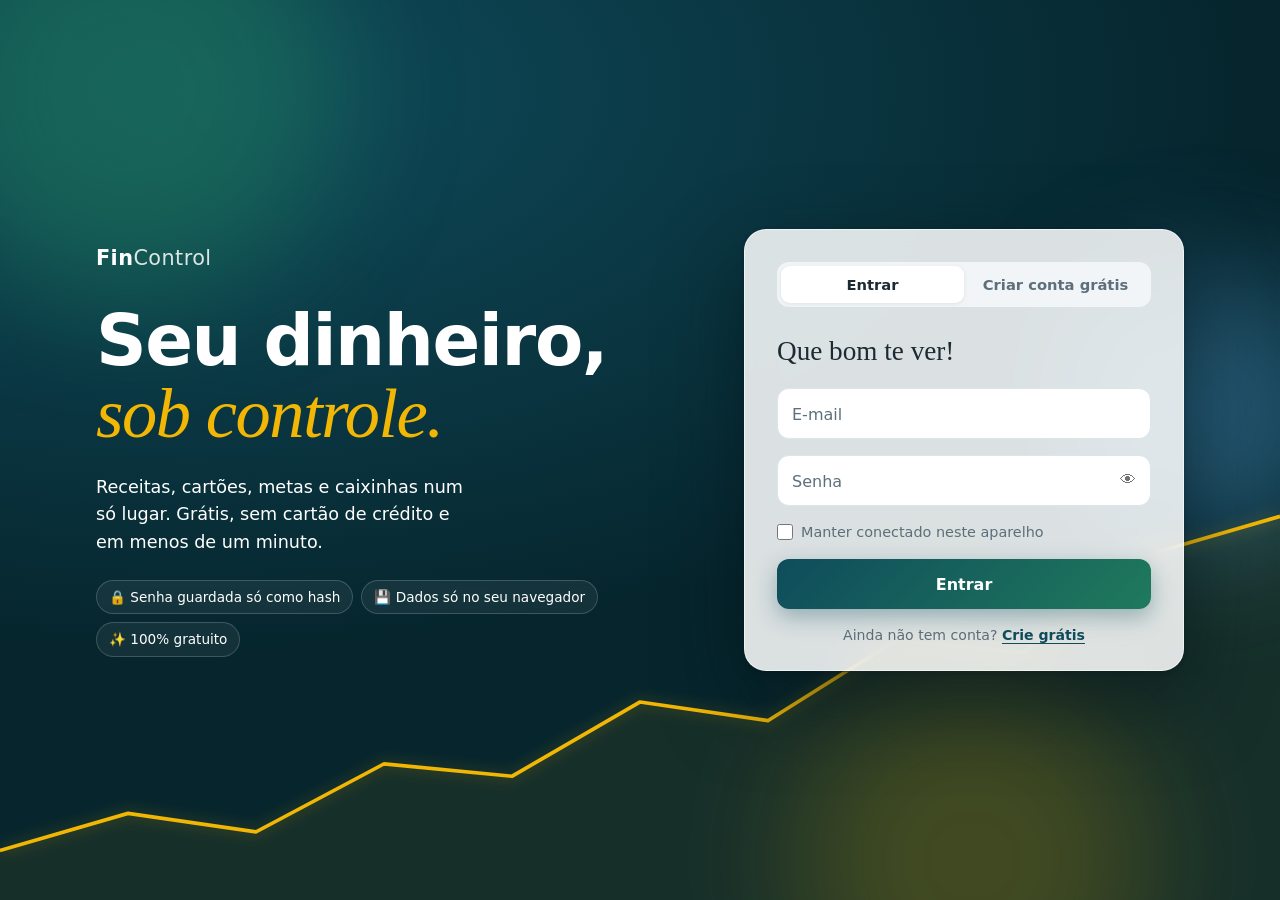
<file: index.html>
<!doctype html>
<html lang="pt-BR">
  <head>
    <meta charset="UTF-8" />
    <meta name="viewport" content="width=device-width, initial-scale=1.0" />
    <title>FinControl — Dashboard</title>
    <meta http-equiv="Content-Security-Policy"
          content="default-src 'self'; script-src 'self' https://cdn.jsdelivr.net; style-src 'self' 'unsafe-inline'; img-src 'self' data:; connect-src 'self'; object-src 'none'; base-uri 'none'; form-action 'self'" />
    <meta name="referrer" content="no-referrer" />
    <script src="js/auth.js"></script>
    <script src="js/tema.js"></script>
    <script src="js/sidebar.js"></script>
    <link rel="stylesheet" href="css/reset.css" />
    <link rel="stylesheet" href="css/variaveis.css" />
    <link rel="stylesheet" href="css/layout.css" />
    <link rel="stylesheet" href="css/componentes.css" />
  </head>
  <body>
    <div class="app">
      <!-- Menu lateral -->
      <aside class="sidebar">
        <h1 class="sidebar__logo">Fin<span>Control</span></h1>
        <nav class="sidebar__nav" aria-label="Menu principal">
          <ul>
            <li><a href="index.html" class="ativo" aria-current="page">Dashboard</a></li>
            <li><a href="pages/transacoes.html">Transações</a></li>
            <li><a href="pages/contas.html">Contas &amp; Cartões</a></li>
            <li><a href="pages/metas.html">Metas &amp; Orçamento</a></li>
            <li><a href="pages/investimentos.html">Investimentos</a></li>
            <li><a href="pages/relatorios.html">Relatórios</a></li>
            <li><a href="pages/configuracoes.html">Configurações</a></li>
          </ul>
        </nav>
      </aside>

      <!-- Conteúdo principal -->
      <main class="conteudo">
        <header class="conteudo__header">
          <div class="conteudo__titulo">
            <p class="conteudo__saudacao" id="saudacao"><!-- preenchido via JS --></p>
            <h2>Dashboard</h2>
          </div>
          <p class="conteudo__mes" id="mes-atual"><!-- preenchido via JS --></p>
        </header>

        <!-- Resumo do mês -->
        <!-- Ordem semáforo: saldo (verde), receitas (amarelo), despesas (vermelho) -->
        <section class="resumo resumo--semaforo" aria-label="Resumo do mês">
          <article class="card card--saldo">
            <div class="card__titulo">
              <h3>Saldo</h3>
              <button type="button" class="info" aria-label="O que é saldo?"
                      aria-describedby="info-saldo">
                <svg viewBox="0 0 24 24" width="16" height="16" aria-hidden="true" focusable="false"><circle cx="12" cy="12" r="10" fill="none" stroke="currentColor" stroke-width="2"/><path d="M12 11v6M12 7.5v.5" stroke="currentColor" stroke-width="2" stroke-linecap="round"/></svg>
              </button>
              <span role="tooltip" id="info-saldo" class="info__texto">
                Receitas menos despesas do mês atual. Fica vermelho se for negativo.
              </span>
            </div>
            <p class="card__valor" id="saldo-mes">R$ 0,00</p>
          </article>
          <article class="card card--receita">
            <div class="card__titulo">
              <h3>Receitas</h3>
              <button type="button" class="info" aria-label="O que é receitas?"
                      aria-describedby="info-receitas">
                <svg viewBox="0 0 24 24" width="16" height="16" aria-hidden="true" focusable="false"><circle cx="12" cy="12" r="10" fill="none" stroke="currentColor" stroke-width="2"/><path d="M12 11v6M12 7.5v.5" stroke="currentColor" stroke-width="2" stroke-linecap="round"/></svg>
              </button>
              <span role="tooltip" id="info-receitas" class="info__texto">
                Soma de todas as entradas registradas neste mês.
              </span>
            </div>
            <p class="card__valor" id="total-receitas">R$ 0,00</p>
          </article>
          <article class="card card--despesa">
            <div class="card__titulo">
              <h3>Despesas</h3>
              <button type="button" class="info" aria-label="O que é despesas?"
                      aria-describedby="info-despesas">
                <svg viewBox="0 0 24 24" width="16" height="16" aria-hidden="true" focusable="false"><circle cx="12" cy="12" r="10" fill="none" stroke="currentColor" stroke-width="2"/><path d="M12 11v6M12 7.5v.5" stroke="currentColor" stroke-width="2" stroke-linecap="round"/></svg>
              </button>
              <span role="tooltip" id="info-despesas" class="info__texto">
                Soma de todos os gastos registrados neste mês, incluindo os do cartão.
              </span>
            </div>
            <p class="card__valor" id="total-despesas">R$ 0,00</p>
          </article>
        </section>

        <!-- Despesas por categoria -->
        <section class="painel" aria-label="Despesas por categoria">
          <h3>Despesas do mês por categoria</h3>
          <div class="grafico-container">
            <canvas id="grafico-categorias"></canvas>
          </div>
          <p id="grafico-vazio" class="ultimas__vazio" hidden>
            Sem despesas neste mês para exibir.
          </p>
        </section>

        <!-- Progresso das metas -->
        <section
          class="painel"
          aria-label="Progresso das metas"
          id="painel-metas"
          hidden
        >
          <h3>Progresso das metas</h3>
          <div id="dashboard-metas" class="orcamentos"></div>
        </section>

        <!-- Últimas transações -->
        <section class="ultimas" aria-label="Últimas transações">
          <h3>Últimas transações</h3>
          <ul id="lista-ultimas" class="ultimas__lista">
            <li class="ultimas__vazio">
              Nenhuma transação registrada ainda. Comece adicionando a primeira!
            </li>
          </ul>
        </section>
      </main>
    </div>

    <!-- Boas-vindas: aparece só no primeiro acesso (js/boas-vindas.js) -->
    <dialog id="boas-vindas" class="boas-vindas" aria-labelledby="boas-vindas-titulo">
      <form method="dialog" class="boas-vindas__caixa">
        <p class="boas-vindas__marca">Fin<span>Control</span></p>
        <h2 id="boas-vindas-titulo">Boas-vindas ao FinControl!</h2>
        <p class="boas-vindas__intro">
          Seu controle financeiro pessoal, simples e direto no navegador.
          Veja o que dá para fazer:
        </p>

        <ul class="boas-vindas__lista">
          <li><span aria-hidden="true">💸</span>
            <div><strong>Transações</strong> — registre receitas e despesas por conta ou cartão.</div></li>
          <li><span aria-hidden="true">🏦</span>
            <div><strong>Contas &amp; Cartões</strong> — saldos, limites e fatura atual.</div></li>
          <li><span aria-hidden="true">🎯</span>
            <div><strong>Metas &amp; Orçamento</strong> — objetivos e limites por categoria.</div></li>
          <li><span aria-hidden="true">📈</span>
            <div><strong>Investimentos</strong> — caixinhas CDI com rendimento estimado.</div></li>
          <li><span aria-hidden="true">📑</span>
            <div><strong>Relatórios</strong> — evolução mês a mês e exportação em CSV.</div></li>
        </ul>

        <p class="boas-vindas__aviso">
          🔒 Seus dados ficam só neste navegador. Exporte um backup de vez em
          quando em <strong>Configurações</strong>.
        </p>

        <div class="boas-vindas__nome">
          <label for="boas-vindas-nome">Como podemos te chamar? <span>(opcional)</span></label>
          <input type="text" id="boas-vindas-nome" maxlength="40"
                 autocomplete="given-name" placeholder="Seu nome" />
        </div>

        <div class="boas-vindas__acoes">
          <button type="submit" class="botao botao--secundario">Explorar o dashboard</button>
          <a href="pages/transacoes.html" id="boas-vindas-comecar" class="botao">
            Adicionar a primeira transação
          </a>
        </div>
      </form>
    </dialog>

    <script src="https://cdn.jsdelivr.net/npm/chart.js@4.4.1/dist/chart.umd.js"
            integrity="sha384-dug+JxfBvklEQdJ4AYuBBAIScUz0bVN73xpy273gcAwHjb3qI0fXmuYNaNfdyYJG"
            crossorigin="anonymous"></script>
    <script src="js/utils.js"></script>
    <script src="js/storage.js"></script>
    <script src="js/categorias.js"></script>
    <script src="js/graficos.js"></script>
    <script src="js/app.js"></script>
    <script src="js/boas-vindas.js"></script>
  </body>
</html>
</file>
<file: css/variaveis.css>
/* =========================================================
   FinControl — Design Tokens
   Paleta: verde-petróleo profundo (confiança/finanças),
   fundo claro neutro frio e semânticas de receita/despesa.
   ========================================================= */
:root {
  /* Cores base */
  --cor-primaria: #0f4c5c;        /* verde-petróleo — identidade do app */
  --cor-primaria-escura: #0a3641;  /* hover e detalhes da sidebar */
  --cor-fundo: #f2f5f7;           /* cinza-azulado bem claro */
  --cor-superficie: #ffffff;      /* cards e painéis */
  --cor-texto: #1c2b33;
  --cor-texto-suave: #5c6f7a;
  --cor-borda: #dde5e9;

  /* Semânticas */
  --cor-receita: #1f7a5c;         /* verde receita */
  --cor-despesa: #b3403f;         /* vermelho despesa */
  --cor-alerta: #c98a1b;          /* âmbar — orçamento perto do limite */
  --cor-receita-escura: #16604a;  /* hover de botões verdes */
  --cor-despesa-escura: #8f3332;  /* hover de botões vermelhos */
  --cor-investimento: #3d7ea6;    /* azul — caixinhas CDI */

  /* Semáforo do dashboard: borda viva, texto escurecido para contraste */
  --semaforo-verde: #2e9e4f;
  --semaforo-amarelo: #f2b705;
  --semaforo-vermelho: #d93a3a;
  --semaforo-verde-texto: #1f7a3a;
  --semaforo-amarelo-texto: #8a6400;
  --semaforo-vermelho-texto: #b02a2a;

  /* Sidebar: larguras aberta/recolhida */
  --sidebar-largura: 230px;
  --sidebar-largura-recolhida: 72px;

  /* Sidebar: item selecionado */
  --sidebar-ativo-fundo: #ffffff;
  --sidebar-ativo-texto: #0f4c5c;
  --sidebar-destaque: #f2b705;

  /* Tipografia */
  --fonte-corpo: "Segoe UI", system-ui, -apple-system, sans-serif;
  --fonte-titulo: "Segoe UI Semibold", system-ui, sans-serif;

  /* Espaçamentos */
  --esp-1: 0.5rem;   /*  8px */
  --esp-2: 1rem;     /* 16px */
  --esp-3: 1.5rem;   /* 24px */
  --esp-4: 2rem;     /* 32px */

  /* Campos de formulário: cor e anel de foco */
  --cor-foco: #0f4c5c;
  --anel-foco: rgba(15, 76, 92, 0.18);

  /* Movimento — curto e suave, para não distrair */
  --duracao: 0.2s;
  --curva: cubic-bezier(0.2, 0.8, 0.2, 1);

  /* Outros */
  --raio: 10px;
  --sombra: 0 1px 4px rgba(15, 76, 92, 0.10);

  /* Calendário, setas do select e barras de rolagem nativas no tema claro */
  color-scheme: light;
}

/* =========================================================
   Tema escuro — ativado via <html data-tema="escuro">
   Só as variáveis mudam; nenhum componente precisa saber
   qual tema está ativo. Esse é o poder das custom properties!
   ========================================================= */
:root[data-tema="escuro"] {
  --cor-primaria: #14606f;
  --cor-primaria-escura: #0a3641;
  --cor-fundo: #121a20;
  --cor-superficie: #1c2830;
  --cor-texto: #e4ebef;
  --cor-texto-suave: #93a6b0;
  --cor-borda: #2c3a44;

  --cor-receita: #3aa583;
  --cor-despesa: #d16a69;
  --cor-alerta: #dfa63f;
  --cor-receita-escura: #2b8467;
  --cor-despesa-escura: #b04f4e;
  --cor-investimento: #5b9cc4;

  --semaforo-verde: #3fbf66;
  --semaforo-amarelo: #f5c542;
  --semaforo-vermelho: #ef5f5f;
  --semaforo-verde-texto: #5fd383;
  --semaforo-amarelo-texto: #f5c542;
  --semaforo-vermelho-texto: #f07a7a;

  --sidebar-ativo-fundo: #e4ebef;
  --sidebar-ativo-texto: #0a3641;
  --sidebar-destaque: #f5c542;

  /* O verde-petróleo some no fundo escuro: foco usa um tom mais claro */
  --cor-foco: #5fb8c9;
  --anel-foco: rgba(95, 184, 201, 0.25);

  --sombra: 0 1px 4px rgba(0, 0, 0, 0.35);

  /* Faz o navegador desenhar calendário, setas e rolagem no modo escuro */
  color-scheme: dark;
}
</file>
<file: css/layout.css>
/* =========================================================
   Layout geral — sidebar fixa + área de conteúdo
   Mobile: sidebar vira barra superior com navegação
   em rolagem horizontal.
   ========================================================= */
.app {
  display: grid;
  grid-template-columns: var(--sidebar-largura) 1fr;
  min-height: 100vh;
  transition: grid-template-columns var(--duracao) var(--curva);
}

/* ---------- Sidebar ---------- */
.sidebar {
  position: relative; /* referência para o botão de recolher */
  min-width: 0;
  background-color: var(--cor-primaria);
  color: #ffffff;
  padding: var(--esp-3) var(--esp-2);
}

.sidebar__logo {
  font-size: 1.4rem;
  margin-bottom: var(--esp-4);
  font-weight: 700;
}

.sidebar__logo span {
  font-weight: 300;
  opacity: 0.85;
}

.sidebar__nav a {
  position: relative;
  display: flex;
  align-items: center;
  gap: 10px;
  white-space: nowrap;
  overflow: hidden;
  padding: var(--esp-1) var(--esp-2);
  border-radius: var(--raio);
  margin-bottom: 4px;
  opacity: 0.8;
  transition:
    background-color var(--duracao) var(--curva),
    color var(--duracao) var(--curva),
    opacity var(--duracao) var(--curva),
    transform var(--duracao) var(--curva);
}

/* Barrinha de destaque à esquerda: cresce no hover e fica cheia no ativo */
.sidebar__nav a::before {
  content: "";
  position: absolute;
  left: 0;
  top: 20%;
  width: 4px;
  height: 60%;
  border-radius: 2px;
  background-color: var(--sidebar-destaque);
  transform: scaleY(0);
  transition: transform var(--duracao) var(--curva);
}

.sidebar__nav a:hover {
  background-color: rgba(255, 255, 255, 0.14);
  opacity: 1;
  transform: translateX(6px);
}

.sidebar__nav a:hover::before,
.sidebar__nav a.ativo::before {
  transform: scaleY(1);
}

.sidebar__nav a:active {
  transform: translateX(6px) scale(0.97);
}

.sidebar__nav a.ativo {
  background-color: var(--sidebar-ativo-fundo);
  color: var(--sidebar-ativo-texto);
  opacity: 1;
  font-weight: 600;
  box-shadow: 0 2px 8px rgba(0, 0, 0, 0.18);
}

.sidebar__nav a.ativo:hover {
  background-color: var(--sidebar-ativo-fundo);
}

.sidebar__nav a:focus-visible {
  outline: 2px solid #ffffff;
  outline-offset: -2px; /* dentro do link, já que ele corta o que transborda */
}

/* Ícones dos links (inseridos pelo sidebar.js) */
.sidebar__icone {
  flex-shrink: 0;
  width: 20px;
  height: 20px;
  fill: none;
  stroke: currentColor;
  stroke-width: 2;
  stroke-linecap: round;
  stroke-linejoin: round;
}

.sidebar__texto {
  transition: opacity var(--duracao) var(--curva);
}

/* ---------- Botão de recolher (setinha) ---------- */
.sidebar__recolher {
  position: absolute;
  top: var(--esp-3);
  right: -14px; /* fica "pendurado" na borda da sidebar */
  z-index: 5;
  display: grid;
  place-items: center;
  width: 28px;
  height: 28px;
  border: 2px solid var(--cor-fundo);
  border-radius: 50%;
  background-color: var(--sidebar-ativo-fundo);
  color: var(--sidebar-ativo-texto);
  box-shadow: var(--sombra);
  cursor: pointer;
  transition: transform var(--duracao) var(--curva), background-color var(--duracao) var(--curva);
}

.sidebar__recolher:hover {
  background-color: var(--sidebar-destaque);
  transform: scale(1.1);
}

.sidebar__recolher:focus-visible {
  outline: 2px solid var(--cor-foco);
  outline-offset: 2px;
}

.sidebar__seta {
  width: 16px;
  height: 16px;
  fill: none;
  stroke: currentColor;
  stroke-width: 2.5;
  stroke-linecap: round;
  stroke-linejoin: round;
  transition: transform var(--duracao) var(--curva);
}

/* ---------- Botão Sair (inserido pelo sidebar.js) ---------- */
.sidebar {
  display: flex;
  flex-direction: column;
}

.sidebar__sair {
  margin-top: auto; /* empurra para o pé da sidebar */
  display: flex;
  align-items: center;
  gap: 10px;
  width: 100%;
  padding: var(--esp-1) var(--esp-2);
  border: 1px solid rgba(255, 255, 255, 0.25);
  border-radius: var(--raio);
  background: transparent;
  color: inherit;
  font: inherit;
  white-space: nowrap;
  overflow: hidden;
  cursor: pointer;
  opacity: 0.85;
  transition:
    background-color var(--duracao) var(--curva),
    opacity var(--duracao) var(--curva);
}

.sidebar__sair:hover {
  background-color: rgba(255, 255, 255, 0.14);
  opacity: 1;
}

.sidebar__sair:focus-visible {
  outline: 2px solid #ffffff;
  outline-offset: 2px;
}

/* ---------- Estado recolhido (só no desktop) ---------- */
@media (min-width: 721px) {
  /* Sidebar acompanha a rolagem: o "Sair" fica sempre visível no pé */
  .sidebar {
    position: sticky;
    top: 0;
    height: 100vh;
    align-self: start;
  }

  :root[data-sidebar="recolhida"] .app {
    grid-template-columns: var(--sidebar-largura-recolhida) 1fr;
  }

  :root[data-sidebar="recolhida"] .sidebar {
    padding-inline: var(--esp-1);
  }

  :root[data-sidebar="recolhida"] .sidebar__logo {
    text-align: center;
  }

  :root[data-sidebar="recolhida"] .sidebar__logo span {
    display: none; /* sobra só "Fin" */
  }

  :root[data-sidebar="recolhida"] .sidebar__nav a,
  :root[data-sidebar="recolhida"] .sidebar__sair {
    justify-content: center;
    padding-inline: 0;
  }

  /* Texto escondido visualmente, mas ainda lido por leitores de tela */
  :root[data-sidebar="recolhida"] .sidebar__texto {
    position: absolute;
    width: 1px;
    height: 1px;
    overflow: hidden;
    clip-path: inset(50%);
    opacity: 0;
  }

  :root[data-sidebar="recolhida"] .sidebar__seta {
    transform: rotate(180deg); /* seta aponta para fora: expandir */
  }
}

/* ---------- Conteúdo ---------- */
.conteudo {
  width: 100%;
  max-width: 1100px; /* evita linhas longas demais em telas largas */
  margin-inline: auto; /* centraliza o conteúdo no espaço ao lado da sidebar */
  padding: var(--esp-4);
}

.conteudo__header {
  display: flex;
  align-items: baseline;
  justify-content: space-between;
  flex-wrap: wrap;
  gap: var(--esp-1);
  margin-bottom: var(--esp-3);
}

.conteudo__saudacao {
  font-size: 1.05rem;
  color: var(--cor-texto-suave);
}

.conteudo__saudacao:empty {
  display: none;
}

.conteudo__mes {
  color: var(--cor-texto-suave);
  text-transform: capitalize;
}

/* ---------- Responsivo (mobile) ---------- */
@media (max-width: 720px) {
  .app {
    grid-template-columns: 1fr; /* sidebar deixa de ser coluna lateral */
  }

  /* No celular a sidebar já é uma barra no topo: não precisa recolher */
  .sidebar__recolher {
    display: none;
  }

  .sidebar {
    padding: var(--esp-2);
    position: sticky; /* barra fica visível ao rolar */
    top: 0;
    z-index: 10;
  }

  .sidebar__logo {
    margin-bottom: var(--esp-2);
    font-size: 1.2rem;
  }

  /* Na barra do topo, "Sair" vira um botão compacto no canto */
  .sidebar__sair {
    position: absolute;
    top: var(--esp-2);
    right: var(--esp-2);
    width: auto;
    margin-top: 0;
    padding: 4px var(--esp-1);
  }

  /* Navegação horizontal com rolagem — overflow na prática! */
  .sidebar__nav ul {
    display: flex;
    gap: 4px;
    overflow-x: auto;
    -webkit-overflow-scrolling: touch;
    padding-bottom: 4px; /* respiro para a barra de rolagem */
  }

  .sidebar__nav a {
    white-space: nowrap; /* impede quebra do texto do link */
    margin-bottom: 0;
  }

  /* Menu horizontal: o item sobe em vez de deslizar para o lado */
  .sidebar__nav a:hover {
    transform: translateY(-2px);
  }

  .sidebar__nav a:active {
    transform: scale(0.97);
  }

  .conteudo {
    padding: var(--esp-2);
  }
}
</file>
<file: css/componentes.css>
/* =========================================================
   Componentes — cards, listas, botões
   ========================================================= */

/* ---------- Cards de resumo ---------- */
.resumo {
  display: grid;
  grid-template-columns: repeat(auto-fit, minmax(200px, 1fr));
  gap: var(--esp-2);
  margin-bottom: var(--esp-4);
}

.card {
  background-color: var(--cor-superficie);
  border-radius: var(--raio);
  padding: var(--esp-3);
  box-shadow: var(--sombra);
  border-top: 4px solid var(--cor-borda);
}

.card h3 {
  font-size: 0.9rem;
  text-transform: uppercase;
  letter-spacing: 0.05em;
  color: var(--cor-texto-suave);
  margin-bottom: var(--esp-1);
}

.card__valor {
  font-size: 1.6rem;
  font-weight: 700;
}

.card--receita { border-top-color: var(--cor-receita); }
.card--despesa { border-top-color: var(--cor-despesa); }
.card--saldo   { border-top-color: var(--cor-primaria); }

/* Dashboard: cards em cores de semáforo */
.resumo--semaforo .card--saldo   { border-top-color: var(--semaforo-verde); }
.resumo--semaforo .card--receita { border-top-color: var(--semaforo-amarelo); }
.resumo--semaforo .card--despesa { border-top-color: var(--semaforo-vermelho); }

.resumo--semaforo .card--saldo .card__valor   { color: var(--semaforo-verde-texto); }
.resumo--semaforo .card--receita .card__valor { color: var(--semaforo-amarelo-texto); }
.resumo--semaforo .card--despesa .card__valor { color: var(--semaforo-vermelho-texto); }

/* Saldo negativo continua em vermelho, mesmo no semáforo */
.resumo--semaforo .card--saldo .card__valor.negativo { color: var(--semaforo-vermelho-texto); }

/* ---------- Últimas transações ---------- */
.ultimas h3 {
  margin-bottom: var(--esp-2);
}

.ultimas__lista {
  background-color: var(--cor-superficie);
  border-radius: var(--raio);
  box-shadow: var(--sombra);
  overflow: hidden;
}

.ultimas__lista li {
  padding: var(--esp-2) var(--esp-3);
  border-bottom: 1px solid var(--cor-borda);
}

.ultimas__lista li:last-child {
  border-bottom: none;
}

.ultimas__vazio {
  color: var(--cor-texto-suave);
  text-align: center;
  padding: var(--esp-2) 0; /* respiro: não cola no painel seguinte */
}

/* ---------- Painel genérico ---------- */
.painel {
  background-color: var(--cor-superficie);
  border-radius: var(--raio);
  padding: var(--esp-3);
  box-shadow: var(--sombra);
  margin-bottom: var(--esp-3);
}

.painel h3 {
  margin-bottom: var(--esp-2);
}

.painel__cabecalho {
  display: flex;
  justify-content: space-between;
  align-items: center;
  gap: var(--esp-2);
  margin-bottom: var(--esp-2);
}

/* ---------- Formulário ---------- */
.formulario {
  display: grid;
  grid-template-columns: repeat(auto-fit, minmax(160px, 1fr));
  gap: var(--esp-2);
  align-items: end;
}

.formulario__grupo {
  display: flex;
  flex-direction: column;
  gap: 4px;
}

.formulario__grupo--largo {
  grid-column: span 2;
}

.formulario label {
  font-size: 0.85rem;
  color: var(--cor-texto-suave);
  transition: color var(--duracao) var(--curva), transform var(--duracao) var(--curva);
}

/* Ao focar um campo, o rótulo acende e desliza um pouquinho */
.formulario__grupo:focus-within label {
  color: var(--cor-foco);
  transform: translateX(2px);
}

/* ---------- Campos: estilo único para TODOS os inputs e selects ----------
   Antes, só os de .formulario tinham estilo, e nenhum definia `color`:
   o navegador usava texto preto, ilegível no fundo escuro. */
input:not([type="file"]):not([type="checkbox"]):not([type="radio"]),
select {
  padding: var(--esp-1);
  border: 1px solid var(--cor-borda);
  border-radius: var(--raio);
  background-color: var(--cor-fundo);
  color: var(--cor-texto);
  transition:
    border-color var(--duracao) var(--curva),
    box-shadow var(--duracao) var(--curva),
    background-color var(--duracao) var(--curva);
}

/* Opções do select aberto também seguem o tema */
select option {
  background-color: var(--cor-superficie);
  color: var(--cor-texto);
}

::placeholder {
  color: var(--cor-texto-suave);
  opacity: 1; /* Firefox deixa o placeholder translúcido por padrão */
}

input:not([type="file"]):hover,
select:hover {
  border-color: var(--cor-texto-suave);
}

/* Foco: borda colorida + anel suave que "cresce" (troca o outline seco) */
input:not([type="file"]):focus,
select:focus {
  outline: none;
  border-color: var(--cor-foco);
  background-color: var(--cor-superficie);
  box-shadow: 0 0 0 3px var(--anel-foco);
}

/* Campo inválido — só depois que o usuário mexeu nele (não ao abrir a página) */
input:user-invalid,
select:user-invalid {
  border-color: var(--cor-despesa);
}

/* Entrada dos campos: sobem e aparecem em sequência, uma única vez */
@keyframes campo-surgir {
  from {
    opacity: 0;
    transform: translateY(6px);
  }
  to {
    opacity: 1;
    transform: none;
  }
}

.formulario__grupo {
  animation: campo-surgir 0.35s var(--curva) both;
}

.formulario__grupo:nth-child(2) { animation-delay: 0.04s; }
.formulario__grupo:nth-child(3) { animation-delay: 0.08s; }
.formulario__grupo:nth-child(4) { animation-delay: 0.12s; }
.formulario__grupo:nth-child(5) { animation-delay: 0.16s; }
.formulario__grupo:nth-child(n + 6) { animation-delay: 0.2s; }

/* ---------- Botões ---------- */
.botao {
  padding: var(--esp-1) var(--esp-2);
  border: none;
  border-radius: var(--raio);
  background-color: var(--cor-primaria);
  color: #ffffff;
  cursor: pointer;
  transition: background-color 0.15s ease;
}

.botao:hover {
  background-color: var(--cor-primaria-escura);
}

.botao--excluir {
  background-color: transparent;
  color: var(--cor-texto-suave);
  padding: 4px 8px;
}

.botao--excluir:hover {
  background-color: var(--cor-despesa);
  color: #ffffff;
}

/* ---------- Tabela ---------- */
.tabela {
  width: 100%;
  border-collapse: collapse;
}

.tabela th,
.tabela td {
  padding: var(--esp-1) var(--esp-2);
  text-align: left;
  border-bottom: 1px solid var(--cor-borda);
}

.tabela th {
  font-size: 0.8rem;
  text-transform: uppercase;
  letter-spacing: 0.05em;
  color: var(--cor-texto-suave);
}

.tabela__valor {
  text-align: right;
}

.valor--receita { color: var(--cor-receita); font-weight: 600; }
.valor--despesa { color: var(--cor-despesa); font-weight: 600; }

/* ---------- Itens de últimas transações ---------- */
.ultimas__item {
  display: flex;
  justify-content: space-between;
}

/* ---------- Ações do formulário (salvar/cancelar) ---------- */
.formulario__acoes {
  display: flex;
  gap: var(--esp-1);
}

.botao--secundario {
  background-color: transparent;
  color: var(--cor-texto-suave);
  border: 1px solid var(--cor-borda);
}

.botao--secundario:hover {
  background-color: var(--cor-fundo);
  color: var(--cor-texto);
}

/* ---------- Botão de editar na tabela ---------- */
.tabela__acoes {
  white-space: nowrap;
  text-align: right;
}

.botao--editar {
  background-color: transparent;
  color: var(--cor-texto-suave);
  padding: 4px 8px;
}

.botao--editar:hover {
  background-color: var(--cor-primaria);
  color: #ffffff;
}

/* =========================================================
   Refinamentos da Fase 1
   ========================================================= */

/* ---------- Container de tabela com scroll horizontal ---------- */
/* Em telas estreitas a tabela rola para o lado em vez de quebrar */
.tabela-container {
  overflow-x: auto;
  -webkit-overflow-scrolling: touch;
}

.tabela {
  min-width: 640px; /* garante colunas legíveis; abaixo disso, rola */
}

/* ---------- Card com transição sutil ---------- */
.card {
  transition: transform 0.15s ease, box-shadow 0.15s ease;
}

.card:hover {
  transform: translateY(-2px);
  box-shadow: 0 4px 12px rgba(15, 76, 92, 0.15);
}

/* Saldo negativo fica em vermelho (aplicado via JS) */
.card__valor.negativo,
.card__valor .negativo {
  color: var(--cor-despesa);
}

/* ---------- Página em construção ---------- */
.painel--construcao {
  text-align: center;
  padding: var(--esp-4);
  color: var(--cor-texto-suave);
}

.construcao__icone {
  font-size: 2.5rem;
  margin-bottom: var(--esp-1);
}

.painel--construcao h3 {
  color: var(--cor-texto);
}

/* ---------- Formulário no mobile ---------- */
@media (max-width: 720px) {
  .formulario {
    grid-template-columns: 1fr; /* um campo por linha */
  }

  .formulario__grupo--largo {
    grid-column: auto; /* desfaz o span 2 do desktop */
  }

  .formulario__acoes {
    flex-direction: column;
  }

  .botao {
    width: 100%;
    padding: var(--esp-2); /* área de toque maior */
  }

  .botao--excluir,
  .botao--editar {
    width: auto;
    padding: 4px 8px;
  }
}

/* ---------- Acessibilidade: menos animação se o usuário preferir ---------- */
@media (prefers-reduced-motion: reduce) {
  *,
  *::before,
  *::after {
    transition: none !important;
    animation: none !important;
  }
}

/* =========================================================
   Fase 2 — gráficos e relatórios
   ========================================================= */

/* Container do canvas: altura fixa para o Chart.js responsivo */
.grafico-container {
  position: relative;
  height: 300px;
}

/* Filtro de período dos relatórios */
.filtro-periodo {
  display: flex;
  flex-wrap: wrap;
  gap: var(--esp-2);
  align-items: end;
}

/* Dica de interação abaixo do título de cada gráfico */
.grafico__dica {
  margin: calc(var(--esp-1) * -1) 0 var(--esp-2);
  font-size: 0.85rem;
  color: var(--cor-texto-suave);
}

/* Painel "Detalhes do mês" (clique no gráfico) */
.detalhe-mes__resumo {
  margin-bottom: var(--esp-3);
}

.detalhe-mes__resumo .card {
  padding: var(--esp-2);
  box-shadow: none;
  border: 1px solid var(--cor-borda);
  border-top-width: 4px;
}

.detalhe-mes__resumo .card__valor {
  font-size: 1.3rem;
}

.detalhe-mes__colunas {
  display: grid;
  grid-template-columns: minmax(220px, 1fr) 2fr;
  gap: var(--esp-3);
}

.detalhe-categorias {
  display: flex;
  flex-direction: column;
  gap: var(--esp-2);
}

.detalhe-categorias__linha {
  display: flex;
  justify-content: space-between;
  gap: var(--esp-1);
}

.variacao {
  display: block;
  margin-top: 4px;
  font-size: 0.8rem;
  color: var(--cor-texto-suave);
}

.detalhe-categorias__linha .variacao {
  display: inline;
}

.variacao--boa { color: var(--cor-receita); font-weight: 600; }
.variacao--ruim { color: var(--cor-despesa); font-weight: 600; }

@media (max-width: 720px) {
  .grafico-container {
    height: 240px;
  }

  .detalhe-mes__colunas {
    grid-template-columns: 1fr;
  }

  /* 4 cards em 2×2, sem um card sozinho na última linha */
  .detalhe-mes__resumo {
    grid-template-columns: repeat(2, 1fr);
  }

  .filtro-periodo {
    flex-direction: column;
    align-items: stretch;
  }
}

/* =========================================================
   Fase 3 — contas e cartões
   ========================================================= */

.secao__titulo {
  margin-bottom: var(--esp-2);
}

.cartoes-grid {
  display: grid;
  grid-template-columns: repeat(auto-fill, minmax(260px, 1fr));
  gap: var(--esp-2);
  margin-bottom: var(--esp-4);
}

.card__topo {
  display: flex;
  justify-content: space-between;
  align-items: baseline;
  gap: var(--esp-1);
  margin-bottom: var(--esp-1);
}

.card__tipo {
  font-size: 0.75rem;
  color: var(--cor-texto-suave);
  text-align: right;
}

.card__detalhe {
  font-size: 0.85rem;
  color: var(--cor-texto-suave);
  margin-top: 4px;
}

.card__acoes {
  display: flex;
  justify-content: flex-end;
  gap: 4px;
  margin-top: var(--esp-1);
}

.card--conta { border-top-color: var(--cor-primaria); }
.card--cartao { border-top-color: var(--cor-alerta); }

/* Barra de uso do limite do cartão */
.barra {
  height: 8px;
  background-color: var(--cor-borda);
  border-radius: 999px;
  overflow: hidden;
  margin-top: var(--esp-1);
}

.barra__preenchida {
  height: 100%;
  background-color: var(--cor-primaria);
  border-radius: 999px;
  transition: width 0.3s ease;
}

.barra--alerta {
  background-color: var(--cor-despesa);
}

/* =========================================================
   Fase 4 — metas e orçamento
   ========================================================= */

.card--meta { border-top-color: var(--cor-receita); }

.card__meta-alvo {
  font-size: 0.9rem;
  font-weight: 400;
  color: var(--cor-texto-suave);
}

/* Barra em estado de atenção (80%+) — o estouro (100%+)
   reutiliza a .barra--alerta vermelha da Fase 3 */
.barra--atencao {
  background-color: var(--cor-alerta);
}

.barra--concluida {
  background-color: var(--cor-receita);
}

/* Botão de aporte rápido */
.botao--aporte {
  background-color: var(--cor-receita);
  font-size: 0.85rem;
  padding: 4px 10px;
}

.botao--aporte:hover {
  background-color: var(--cor-receita-escura);
}

/* Lista de orçamentos */
.orcamentos {
  display: flex;
  flex-direction: column;
  gap: var(--esp-2);
}

.orcamento {
  background-color: var(--cor-superficie);
  border-radius: var(--raio);
  padding: var(--esp-2) var(--esp-3);
  box-shadow: var(--sombra);
}

.orcamento__cabecalho,
.orcamento__rodape {
  display: flex;
  justify-content: space-between;
  align-items: center;
  gap: var(--esp-1);
}

.orcamento__rodape {
  margin-top: 4px;
}

/* Dentro de um painel, os orçamentos não precisam de sombra própria */
.painel .orcamento {
  box-shadow: none;
  padding: 0;
}

/* =========================================================
   Fase 5 — investimentos (caixinhas CDI)
   ========================================================= */

.card--investimento { border-top-color: var(--cor-investimento); }

.cdi-config {
  display: flex;
  align-items: center;
  gap: var(--esp-1);
  font-size: 0.85rem;
  color: var(--cor-texto-suave);
}

/* Cores, borda e foco vêm do estilo único de campos; aqui só o tamanho */
.cdi-config input {
  width: 80px;
  padding: 4px var(--esp-1);
}

.projecao {
  display: flex;
  flex-direction: column;
  gap: 2px;
  margin-top: var(--esp-1);
  padding-top: var(--esp-1);
  border-top: 1px dashed var(--cor-borda);
  font-size: 0.85rem;
  color: var(--cor-texto-suave);
}

.rendimento {
  font-weight: 600;
}

/* =========================================================
   Fase 6 — configurações, backup e zona de perigo
   ========================================================= */

.secao__subtitulo {
  font-size: 0.85rem;
  text-transform: uppercase;
  letter-spacing: 0.05em;
  color: var(--cor-texto-suave);
  margin-bottom: var(--esp-1);
}

.categorias-listas {
  display: grid;
  grid-template-columns: repeat(auto-fit, minmax(220px, 1fr));
  gap: var(--esp-3);
  margin-top: var(--esp-2);
}

.lista-categorias li {
  display: flex;
  justify-content: space-between;
  align-items: center;
  padding: var(--esp-1) 0;
  border-bottom: 1px solid var(--cor-borda);
}

.lista-categorias li:last-child {
  border-bottom: none;
}

.backup-acoes {
  display: flex;
  flex-wrap: wrap;
  gap: var(--esp-1);
  margin-top: var(--esp-2);
}

/* <label> estilizado como botão para o input de arquivo */
.backup-importar {
  display: inline-flex;
  align-items: center;
  cursor: pointer;
}

.painel--perigo {
  border: 1px solid var(--cor-despesa);
}

.botao--perigo {
  background-color: var(--cor-despesa);
  margin-top: var(--esp-2);
}

.botao--perigo:hover {
  background-color: var(--cor-despesa-escura);
}

/* =========================================================
   Boas-vindas — diálogo do primeiro acesso (js/boas-vindas.js)
   ========================================================= */
.boas-vindas,
.celebracao {
  width: min(560px, calc(100% - 2 * var(--esp-2)));
  max-height: calc(100% - 2 * var(--esp-2));
  margin: auto;
  padding: 0;
  border: none;
  border-radius: calc(var(--raio) * 1.6);
  background-color: var(--cor-superficie);
  color: var(--cor-texto);
  box-shadow: 0 24px 60px rgba(0, 0, 0, 0.25);
  overflow: auto;
}

.boas-vindas[open],
.celebracao[open] {
  animation: boas-vindas-entrada 0.35s var(--curva);
}

.boas-vindas::backdrop,
.celebracao::backdrop {
  background-color: rgba(10, 54, 65, 0.55);
  backdrop-filter: blur(3px);
}

.boas-vindas__caixa {
  display: flex;
  flex-direction: column;
  gap: var(--esp-2);
  padding: var(--esp-4) var(--esp-4) var(--esp-3);
  border-top: 6px solid var(--cor-primaria);
}

.boas-vindas__marca {
  font-family: var(--fonte-titulo);
  font-size: 0.95rem;
  letter-spacing: 0.04em;
  color: var(--cor-texto-suave);
}

.boas-vindas__marca {
  font-weight: 700;
}

.boas-vindas__marca span {
  font-weight: 400;
  color: var(--cor-primaria);
}

.boas-vindas h2 {
  font-family: var(--fonte-titulo);
  font-size: 1.6rem;
  line-height: 1.2;
  color: var(--cor-texto);
}

.boas-vindas__intro {
  color: var(--cor-texto-suave);
}

.boas-vindas__lista {
  display: grid;
  gap: var(--esp-1);
}

.boas-vindas__lista li {
  display: flex;
  align-items: flex-start;
  gap: var(--esp-2);
  padding: var(--esp-1) var(--esp-2);
  border-radius: var(--raio);
  background-color: var(--cor-fundo);
}

.boas-vindas__lista li > span {
  font-size: 1.25rem;
  line-height: 1.4;
}

.boas-vindas__aviso {
  padding: var(--esp-1) var(--esp-2);
  border-left: 3px solid var(--cor-alerta);
  font-size: 0.9rem;
  color: var(--cor-texto-suave);
}

.boas-vindas__acoes {
  display: flex;
  flex-wrap: wrap;
  justify-content: flex-end;
  gap: var(--esp-1);
}

.boas-vindas__acoes .botao {
  display: inline-block;
  text-decoration: none;
  text-align: center;
}

.boas-vindas__acoes .botao:focus-visible {
  outline: 2px solid var(--cor-foco);
  outline-offset: 2px;
}

@keyframes boas-vindas-entrada {
  from { opacity: 0; transform: translateY(12px) scale(0.98); }
  to   { opacity: 1; transform: none; }
}

@media (max-width: 480px) {
  .boas-vindas__caixa { padding: var(--esp-3) var(--esp-2) var(--esp-2); }
  .boas-vindas__acoes .botao { flex: 1 1 100%; }
}

/* Retorno após login: só saudação e botões (sem tour nem campo de nome) */
.boas-vindas--retorno .boas-vindas__lista,
.boas-vindas--retorno .boas-vindas__aviso,
.boas-vindas--retorno .boas-vindas__nome {
  display: none;
}

/* Campo de nome dentro das boas-vindas */
.boas-vindas__nome {
  display: flex;
  flex-direction: column;
  gap: 4px;
}

.boas-vindas__nome label {
  font-weight: 600;
  font-size: 0.95rem;
}

.boas-vindas__nome label span {
  font-weight: 400;
  color: var(--cor-texto-suave);
}

.boas-vindas__nome input {
  padding: var(--esp-1) var(--esp-2);
  border: 1px solid var(--cor-borda);
  border-radius: var(--raio);
  background-color: var(--cor-superficie);
  color: var(--cor-texto);
}

.boas-vindas__nome input:focus {
  outline: none;
  border-color: var(--cor-foco);
  box-shadow: 0 0 0 3px var(--anel-foco);
}

/* =========================================================
   Ícone de informação dos cards do Dashboard
   O texto aparece no hover, no foco (teclado) e no toque.
   ========================================================= */
.card {
  position: relative;
}

/* Card com dica aberta fica por cima dos painéis vizinhos */
.card:hover,
.card:focus-within {
  z-index: 2;
}

.card__titulo {
  position: relative;
  display: flex;
  align-items: center;
  gap: 6px;
  margin-bottom: var(--esp-1);
}

.card__titulo h3 {
  margin-bottom: 0;
}

.info {
  display: inline-flex;
  padding: 2px;
  border: none;
  border-radius: 50%;
  background: none;
  color: var(--cor-texto-suave);
  cursor: help;
  transition: color var(--duracao) var(--curva);
}

.info:hover,
.info:focus-visible {
  color: var(--cor-primaria);
}

:root[data-tema="escuro"] .info:hover,
:root[data-tema="escuro"] .info:focus-visible {
  color: var(--cor-foco);
}

.info:focus-visible {
  outline: 2px solid var(--cor-foco);
  outline-offset: 1px;
}

.info__texto {
  position: absolute;
  top: calc(100% + 6px);
  left: 0;
  right: 0;
  padding: var(--esp-1) 12px;
  border-radius: var(--raio);
  background-color: var(--cor-texto);
  color: var(--cor-superficie);
  font-size: 0.85rem;
  line-height: 1.4;
  box-shadow: 0 6px 18px rgba(0, 0, 0, 0.18);
  opacity: 0;
  visibility: hidden;
  transform: translateY(-4px);
  transition: opacity var(--duracao) var(--curva),
              transform var(--duracao) var(--curva),
              visibility var(--duracao);
  pointer-events: none;
}

.info:hover + .info__texto,
.info:focus + .info__texto {
  opacity: 1;
  visibility: visible;
  transform: none;
}

/* =========================================================
   Comemoração de meta atingida (js/celebracao.js)
   Base do diálogo compartilhada com .boas-vindas
   ========================================================= */
.celebracao {
  width: min(420px, calc(100% - 2 * var(--esp-2)));
}

.celebracao__caixa {
  display: flex;
  flex-direction: column;
  align-items: center;
  gap: var(--esp-1);
  padding: var(--esp-4) var(--esp-3) var(--esp-3);
  border-top: 6px solid var(--cor-receita);
  text-align: center;
}

.celebracao__emoji {
  font-size: 3rem;
  line-height: 1;
  animation: celebracao-pulo 0.6s var(--curva) 0.15s both;
}

.celebracao h2 {
  font-family: var(--fonte-titulo);
  font-size: 1.5rem;
  color: var(--cor-receita);
}

.celebracao__meta {
  font-weight: 600;
}

.celebracao__mensagem {
  color: var(--cor-texto-suave);
}

.celebracao__acoes {
  display: flex;
  flex-wrap: wrap;
  justify-content: center;
  gap: var(--esp-1);
  margin-top: var(--esp-2);
}

.celebracao__acoes .botao:focus-visible {
  outline: 2px solid var(--cor-foco);
  outline-offset: 2px;
}

@keyframes celebracao-pulo {
  0%   { transform: scale(0.4) rotate(-15deg); opacity: 0; }
  60%  { transform: scale(1.15) rotate(8deg); opacity: 1; }
  100% { transform: none; }
}
</file>
<file: css/login.css>
/* =========================================================
   login.css — tela de login/cadastro (login.html)
   Cenário: fundo verde-petróleo profundo com um gráfico de alta
   que se desenha sozinho, moedas subindo e orbes de luz. O cartão
   usa as cores do tema (claro/escuro) por cima do cenário.
   ========================================================= */

:root {
  --login-fundo-1: #06252d;
  --login-fundo-2: #0f4c5c;
  --login-ouro: #f2b705;
  --login-ouro-suave: rgba(242, 183, 5, 0.35);
  --login-vidro: rgba(255, 255, 255, 0.86);
  --login-vidro-borda: rgba(255, 255, 255, 0.6);
  --login-sombra: 0 30px 80px rgba(3, 20, 26, 0.55), 0 2px 6px rgba(3, 20, 26, 0.25);
  --login-fonte-destaque: Georgia, "Times New Roman", serif;
  --login-entrada: cubic-bezier(0.16, 1, 0.3, 1);
}

:root[data-tema="escuro"] {
  --login-vidro: rgba(22, 34, 41, 0.86);
  --login-vidro-borda: rgba(255, 255, 255, 0.08);
}

body.login {
  min-height: 100vh;
  overflow-x: hidden;
  background: radial-gradient(120% 90% at 15% 10%, var(--login-fundo-2), var(--login-fundo-1) 70%);
  color: var(--cor-texto);
  font-family: var(--fonte-corpo);
}

/* ---------- Cenário animado ---------- */
.cena {
  position: fixed;
  inset: 0;
  overflow: hidden;
  pointer-events: none;
}

.cena__orbe {
  position: absolute;
  border-radius: 50%;
  filter: blur(60px);
  opacity: 0.55;
  animation: orbe-flutuar 22s ease-in-out infinite alternate;
}

.cena__orbe--1 {
  width: 420px; height: 420px;
  top: -120px; left: -80px;
  background: #1f7a5c;
}

.cena__orbe--2 {
  width: 360px; height: 360px;
  bottom: -140px; right: 10%;
  background: var(--login-ouro-suave);
  animation-duration: 26s;
  animation-delay: -6s;
}

.cena__orbe--3 {
  width: 280px; height: 280px;
  top: 30%; right: -60px;
  background: #3d7ea6;
  animation-duration: 18s;
  animation-delay: -10s;
}

@keyframes orbe-flutuar {
  from { transform: translate(0, 0) scale(1); }
  to   { transform: translate(60px, 40px) scale(1.15); }
}

/* Gráfico de alta que se desenha ao abrir a página */
.cena__grafico {
  position: absolute;
  left: 0; right: 0; bottom: 0;
  width: 100%;
  height: 55vh;
  /* depois de desenhado, o gráfico flutua devagar, sem deformar a linha */
  animation: grafico-flutuar 14s 3s ease-in-out infinite alternate;
}

.cena__linha {
  fill: none;
  stroke: var(--login-ouro);
  stroke-width: 3;
  stroke-linejoin: round;
  stroke-dasharray: 1;
  stroke-dashoffset: 1;
  filter: drop-shadow(0 0 6px var(--login-ouro-suave));
  animation: linha-desenhar 2.6s 0.3s var(--login-entrada) forwards;
}

.cena__area {
  fill: rgba(242, 183, 5, 0.07);
  opacity: 0;
  animation:
    surgir 1.4s 1.8s ease forwards,
    area-pulsar 10s 3.2s ease-in-out infinite alternate;
}

/* Brilho que percorre a linha sem parar, depois que ela termina de se desenhar */
.cena__brilho {
  fill: none;
  stroke: #fff6d6;
  stroke-width: 4;
  stroke-linecap: round;
  stroke-linejoin: round;
  stroke-dasharray: 0.06 1;
  stroke-dashoffset: 0.06;
  filter: drop-shadow(0 0 8px var(--login-ouro));
  opacity: 0;
  animation: brilho-correr 11s 3s ease-in-out infinite;
}

@keyframes grafico-flutuar {
  from { transform: translateY(0); }
  to   { transform: translateY(-8px); }
}

@keyframes area-pulsar {
  from { opacity: 1; }
  to   { opacity: 0.7; }
}

/* Passa pela linha em ~6 s, some suavemente e descansa antes da próxima volta */
@keyframes brilho-correr {
  0%   { stroke-dashoffset: 0.06; opacity: 0; }
  8%   { opacity: 1; }
  48%  { opacity: 1; }
  55%  { stroke-dashoffset: -1; opacity: 0; }
  100% { stroke-dashoffset: -1; opacity: 0; }
}

@keyframes linha-desenhar {
  to { stroke-dashoffset: 0; }
}

@keyframes surgir {
  to { opacity: 1; }
}

/* Moedas "R$" subindo devagar, cada uma num ritmo */
.cena__moedas span {
  position: absolute;
  bottom: -60px;
  display: grid;
  place-items: center;
  width: 38px; height: 38px;
  border-radius: 50%;
  border: 2px solid rgba(242, 183, 5, 0.55);
  background: radial-gradient(circle at 35% 30%, rgba(255, 220, 120, 0.35), rgba(242, 183, 5, 0.08));
  color: rgba(255, 226, 140, 0.85);
  font: 700 0.7rem/1 var(--fonte-corpo);
  opacity: 0;
  animation: moeda-subir 14s linear infinite;
}

.cena__moedas span:nth-child(1)  { left: 6%;  animation-delay: 0s;   }
.cena__moedas span:nth-child(2)  { left: 16%; animation-delay: -9s;  animation-duration: 18s; }
.cena__moedas span:nth-child(3)  { left: 27%; animation-delay: -4s;  animation-duration: 16s; }
.cena__moedas span:nth-child(4)  { left: 38%; animation-delay: -12s; animation-duration: 20s; }
.cena__moedas span:nth-child(5)  { left: 49%; animation-delay: -2s;  animation-duration: 15s; }
.cena__moedas span:nth-child(6)  { left: 60%; animation-delay: -7s;  animation-duration: 19s; }
.cena__moedas span:nth-child(7)  { left: 71%; animation-delay: -15s; animation-duration: 17s; }
.cena__moedas span:nth-child(8)  { left: 80%; animation-delay: -5s;  animation-duration: 21s; }
.cena__moedas span:nth-child(9)  { left: 89%; animation-delay: -11s; animation-duration: 16s; }
.cena__moedas span:nth-child(10) { left: 95%; animation-delay: -1s;  animation-duration: 23s; }

@keyframes moeda-subir {
  0%   { transform: translateY(0) rotateY(0deg); opacity: 0; }
  10%  { opacity: 0.9; }
  80%  { opacity: 0.6; }
  100% { transform: translateY(-115vh) rotateY(720deg); opacity: 0; }
}

/* ---------- Palco: chamada + cartão ---------- */
.login__palco {
  position: relative;
  z-index: 1;
  min-height: 100vh;
  display: grid;
  grid-template-columns: minmax(0, 1.1fr) minmax(0, 440px);
  align-items: center;
  gap: clamp(2rem, 6vw, 6rem);
  max-width: 1120px;
  margin-inline: auto;
  padding: clamp(1.5rem, 5vw, 4rem) 16px;
}

.login__chamada {
  color: #ffffff;
}

.login__chamada > * {
  opacity: 0;
  animation: subir-surgir 0.8s var(--login-entrada) forwards;
}

.login__chamada > :nth-child(2) { animation-delay: 0.12s; }
.login__chamada > :nth-child(3) { animation-delay: 0.24s; }
.login__chamada > :nth-child(4) { animation-delay: 0.36s; }

.login__marca {
  font-size: 1.3rem;
  font-weight: 700;
  letter-spacing: 0.02em;
  margin-bottom: var(--esp-4);
}

.login__marca span {
  font-weight: 300;
  opacity: 0.85;
}

.login__chamada h1 {
  font-size: clamp(2.4rem, 1.4rem + 4vw, 4.4rem);
  line-height: 1.02;
  letter-spacing: -0.02em;
  margin-bottom: var(--esp-3);
}

.login__chamada h1 em {
  font-family: var(--login-fonte-destaque);
  font-weight: 400;
  color: var(--login-ouro);
}

.login__subtitulo {
  max-width: 34ch;
  font-size: 1.1rem;
  line-height: 1.55;
  opacity: 0.85;
  margin-bottom: var(--esp-3);
}

.login__selos {
  display: flex;
  flex-wrap: wrap;
  gap: var(--esp-1);
}

.login__selos li {
  padding: 6px 12px;
  border: 1px solid rgba(255, 255, 255, 0.18);
  border-radius: 999px;
  background: rgba(255, 255, 255, 0.06);
  font-size: 0.85rem;
  backdrop-filter: blur(4px);
}

@keyframes subir-surgir {
  from { opacity: 0; transform: translateY(18px); }
  to   { opacity: 1; transform: translateY(0); }
}

/* ---------- Cartão ---------- */
.cartao-login {
  position: relative;
  overflow: hidden;
  padding: var(--esp-4) var(--esp-4) var(--esp-3);
  border: 1px solid var(--login-vidro-borda);
  border-radius: 22px;
  background: var(--login-vidro);
  box-shadow: var(--login-sombra);
  backdrop-filter: blur(18px) saturate(1.2);
  opacity: 0;
  animation: cartao-entrar 0.9s 0.25s var(--login-entrada) forwards;
}

@keyframes cartao-entrar {
  from { opacity: 0; transform: translateY(32px) scale(0.96); }
  to   { opacity: 1; transform: translateY(0) scale(1); }
}

.cartao-login.tremer {
  animation: tremer 0.45s ease;
  opacity: 1;
}

@keyframes tremer {
  0%, 100% { transform: translateX(0); }
  20% { transform: translateX(-10px); }
  40% { transform: translateX(8px); }
  60% { transform: translateX(-6px); }
  80% { transform: translateX(4px); }
}

/* ---------- Abas ---------- */
.abas {
  position: relative;
  display: grid;
  grid-template-columns: 1fr 1fr;
  padding: 4px;
  margin-bottom: var(--esp-3);
  border-radius: 12px;
  background: var(--cor-fundo);
}

.abas__aba {
  position: relative;
  z-index: 1;
  padding: 10px 8px;
  border: 0;
  border-radius: 9px;
  background: transparent;
  color: var(--cor-texto-suave);
  font: 600 0.92rem var(--fonte-corpo);
  cursor: pointer;
  transition: color var(--duracao) var(--curva);
}

.abas__aba[aria-selected="true"] {
  color: var(--cor-texto);
}

.abas__aba:focus-visible {
  outline: 2px solid var(--cor-foco);
  outline-offset: 2px;
}

.abas__indicador {
  position: absolute;
  top: 4px; bottom: 4px; left: 4px;
  width: calc(50% - 4px);
  border-radius: 9px;
  background: var(--cor-superficie);
  box-shadow: var(--sombra);
  transition: transform 0.4s var(--login-entrada);
}

.cartao-login[data-aba="criar"] .abas__indicador {
  transform: translateX(100%);
}

/* ---------- Painéis (formulários) ---------- */
.painel-login {
  display: grid;
  gap: var(--esp-2);
}

.painel-login[hidden] {
  display: none;
}

.painel-login.entrando-direita { animation: painel-direita 0.45s var(--login-entrada); }
.painel-login.entrando-esquerda { animation: painel-esquerda 0.45s var(--login-entrada); }

@keyframes painel-direita {
  from { opacity: 0; transform: translateX(28px); }
  to   { opacity: 1; transform: translateX(0); }
}

@keyframes painel-esquerda {
  from { opacity: 0; transform: translateX(-28px); }
  to   { opacity: 1; transform: translateX(0); }
}

.painel-login__titulo {
  font-family: var(--login-fonte-destaque);
  font-weight: 400;
  font-size: 1.7rem;
  color: var(--cor-texto);
}

/* Campo com rótulo flutuante */
.campo-login {
  position: relative;
}

.campo-login input {
  width: 100%;
  padding: 22px 44px 8px 14px;
  border: 1.5px solid var(--cor-borda);
  border-radius: 12px;
  background: var(--cor-superficie);
  color: var(--cor-texto);
  font: 1rem var(--fonte-corpo);
  transition:
    border-color var(--duracao) var(--curva),
    box-shadow var(--duracao) var(--curva);
}

.campo-login input:focus {
  outline: none;
  border-color: var(--cor-foco);
  box-shadow: 0 0 0 4px var(--anel-foco);
}

.campo-login input[aria-invalid="true"] {
  border-color: var(--cor-despesa);
}

.campo-login label {
  position: absolute;
  left: 15px;
  top: 15px;
  color: var(--cor-texto-suave);
  pointer-events: none;
  transform-origin: left top;
  transition: transform 0.25s var(--login-entrada), color var(--duracao) var(--curva);
}

/* Sobe e encolhe quando o campo tem foco ou valor */
.campo-login input:focus + label,
.campo-login input:not(:placeholder-shown) + label {
  transform: translateY(-9px) scale(0.78);
  color: var(--cor-foco);
}

.campo-login__olho {
  position: absolute;
  right: 6px;
  top: 50%;
  transform: translateY(-50%);
  width: 34px; height: 34px;
  border: 0;
  border-radius: 8px;
  background: transparent;
  cursor: pointer;
  opacity: 0.55;
  transition: opacity var(--duracao) var(--curva), background-color var(--duracao) var(--curva);
}

.campo-login__olho:hover,
.campo-login__olho[aria-pressed="true"] {
  opacity: 1;
  background: var(--cor-fundo);
}

.campo-login__olho:focus-visible {
  outline: 2px solid var(--cor-foco);
}

/* Força da senha */
.forca {
  display: grid;
  gap: 6px;
  margin-top: -6px;
}

.forca__barra {
  height: 5px;
  border-radius: 3px;
  background: var(--cor-borda);
  overflow: hidden;
}

.forca__preenchida {
  display: block;
  height: 100%;
  width: 100%;
  border-radius: inherit;
  background: var(--cor-despesa);
  transform: scaleX(0);
  transform-origin: left;
  transition: transform 0.35s var(--login-entrada), background-color 0.35s ease;
}

.forca[data-nivel="1"] .forca__preenchida { transform: scaleX(0.25); background: var(--cor-despesa); }
.forca[data-nivel="2"] .forca__preenchida { transform: scaleX(0.5);  background: var(--cor-alerta); }
.forca[data-nivel="3"] .forca__preenchida { transform: scaleX(0.75); background: var(--cor-receita); }
.forca[data-nivel="4"] .forca__preenchida { transform: scaleX(1);    background: var(--cor-receita); }

.forca__texto {
  font-size: 0.8rem;
  color: var(--cor-texto-suave);
}

.lembrar {
  display: flex;
  align-items: center;
  gap: 8px;
  font-size: 0.9rem;
  color: var(--cor-texto-suave);
  cursor: pointer;
}

.lembrar input {
  width: 16px; height: 16px;
  accent-color: var(--cor-primaria);
}

.mensagem-login {
  font-size: 0.9rem;
  color: var(--cor-despesa);
}

.mensagem-login:empty {
  display: none; /* não deixa buraco quando não há erro */
}

/* Botão principal com brilho que passa no hover */
.botao-login {
  position: relative;
  overflow: hidden;
  display: grid;
  place-items: center;
  padding: 14px;
  border: 0;
  border-radius: 12px;
  background: linear-gradient(135deg, var(--cor-primaria), #1f7a5c);
  color: #ffffff;
  font: 700 1rem var(--fonte-corpo);
  cursor: pointer;
  box-shadow: 0 8px 22px rgba(15, 76, 92, 0.35);
  transition: transform var(--duracao) var(--curva), box-shadow var(--duracao) var(--curva);
}

.botao-login::after {
  content: "";
  position: absolute;
  inset: 0;
  background: linear-gradient(110deg, transparent 30%, rgba(255, 255, 255, 0.28) 50%, transparent 70%);
  transform: translateX(-100%);
  transition: transform 0.7s ease;
}

.botao-login:hover {
  transform: translateY(-2px);
  box-shadow: 0 12px 28px rgba(15, 76, 92, 0.45);
}

.botao-login:hover::after {
  transform: translateX(100%);
}

.botao-login:active {
  transform: translateY(0) scale(0.98);
}

.botao-login:focus-visible {
  outline: 3px solid var(--login-ouro);
  outline-offset: 3px;
}

.botao-login > * {
  grid-area: 1 / 1;
}

.botao-login__giro {
  width: 22px; height: 22px;
  border: 3px solid rgba(255, 255, 255, 0.35);
  border-top-color: #ffffff;
  border-radius: 50%;
  opacity: 0;
}

.botao-login.carregando {
  pointer-events: none;
}

.botao-login.carregando .botao-login__texto {
  opacity: 0;
}

.botao-login.carregando .botao-login__giro {
  opacity: 1;
  animation: girar 0.8s linear infinite;
}

@keyframes girar {
  to { transform: rotate(360deg); }
}

.painel-login__troca,
.painel-login__nota {
  text-align: center;
  font-size: 0.88rem;
  color: var(--cor-texto-suave);
}

.link-login {
  border: 0;
  background: none;
  padding: 0;
  color: var(--cor-foco);
  font: inherit;
  font-weight: 700;
  cursor: pointer;
  text-decoration: underline;
  text-underline-offset: 3px;
}

/* ---------- Sucesso ---------- */
.sucesso-login {
  position: absolute;
  inset: 0;
  display: grid;
  place-content: center;
  justify-items: center;
  gap: var(--esp-2);
  background: var(--cor-superficie);
  color: var(--cor-texto);
  font: 600 1.3rem var(--login-fonte-destaque);
  opacity: 0;
  visibility: hidden;
  transition: opacity 0.35s ease, visibility 0.35s;
}

.sucesso-login__check {
  width: 84px; height: 84px;
  fill: none;
  stroke: var(--cor-receita);
  stroke-width: 3;
  stroke-linecap: round;
  stroke-linejoin: round;
}

.sucesso-login__check circle,
.sucesso-login__check path {
  stroke-dasharray: 1;
  stroke-dashoffset: 1;
}

.cartao-login.sucesso .sucesso-login {
  opacity: 1;
  visibility: visible;
}

.cartao-login.sucesso .sucesso-login__check circle {
  animation: linha-desenhar 0.6s 0.1s ease forwards;
}

.cartao-login.sucesso .sucesso-login__check path {
  animation: linha-desenhar 0.4s 0.55s ease forwards;
}

/* ---------- Responsivo ---------- */
@media (max-width: 860px) {
  .login__palco {
    grid-template-columns: 1fr;
    align-content: start;
    gap: var(--esp-3);
  }

  .login__marca { margin-bottom: var(--esp-2); }
  .login__subtitulo { margin-bottom: var(--esp-2); }
  .login__selos { display: none; }

  .cartao-login {
    padding: var(--esp-3) var(--esp-2) var(--esp-2);
  }
}

/* ---------- Menos movimento ---------- */
@media (prefers-reduced-motion: reduce) {
  .cena__orbe { animation: none; }
  .cena__moedas { display: none; }

  .cena__linha { animation: none; stroke-dashoffset: 0; }
  .cena__area { animation: none; opacity: 1; }
  .cena__grafico { animation: none; }
  .cena__brilho { display: none; }

  .login__chamada > *,
  .cartao-login {
    animation: none;
    opacity: 1;
  }

  .cartao-login.tremer,
  .painel-login.entrando-direita,
  .painel-login.entrando-esquerda {
    animation: none;
  }

  .abas__indicador,
  .campo-login label,
  .forca__preenchida,
  .botao-login,
  .botao-login::after {
    transition: none;
  }

  .cartao-login.sucesso .sucesso-login__check circle,
  .cartao-login.sucesso .sucesso-login__check path {
    animation: none;
    stroke-dashoffset: 0;
  }
}
</file>
